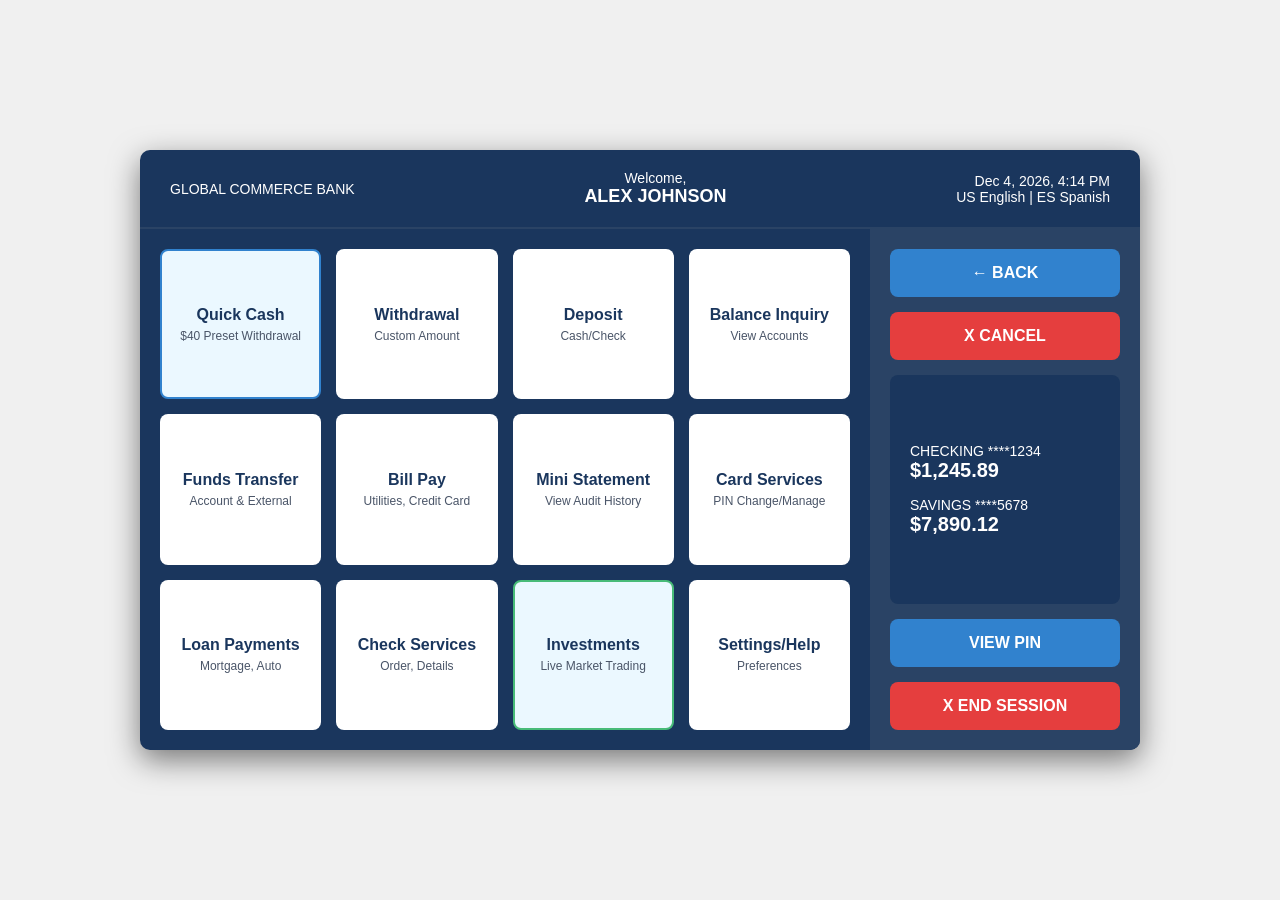
<file: index.html>
<!DOCTYPE html>
<html lang="en">
<head>
<meta charset="UTF-8">
<meta name="viewport" content="width=device-width, initial-scale=1.0">
<title>Global Commerce Bank - Advanced ATM System</title>
<link rel="stylesheet" href="style.css">
</head>
<body>
<div class="atm-container">
    <header class="atm-header">
        <div class="logo">GLOBAL COMMERCE BANK</div>
        <div class="user-info">Welcome,<br><strong>ALEX JOHNSON</strong></div>
        <div class="system-status">
            <span class="time" id="clock">10:45 AM | Oct 26, 2023</span>
            <div class="language-toggle">US English | ES Spanish</div>
        </div>
    </header>
    <div class="main-interface">
        <main class="services-grid">
            <button class="grid-btn highlight-btn" id="btn-quick-cash">Quick Cash<br><small>$40 Preset Withdrawal</small></button>
            <button class="grid-btn">Withdrawal<br><small>Custom Amount</small></button>
            <button class="grid-btn">Deposit<br><small>Cash/Check</small></button>
            <button class="grid-btn">Balance Inquiry<br><small>View Accounts</small></button>
            <button class="grid-btn">Funds Transfer<br><small>Account & External</small></button>
            <button class="grid-btn">Bill Pay<br><small>Utilities, Credit Card</small></button>
            <button class="grid-btn" id="btn-mini-statement">Mini Statement<br><small>View Audit History</small></button>
            <button class="grid-btn">Card Services<br><small>PIN Change/Manage</small></button>
            <button class="grid-btn" id="btn-loan-payment">Loan Payments<br><small>Mortgage, Auto</small></button>
            <button class="grid-btn">Check Services<br><small>Order, Details</small></button>
            <button class="grid-btn highlight-btn" onclick="openInvestments()" style="border-color: #48bb78;">Investments<br><small>Live Market Trading</small></button>
            <button class="grid-btn">Settings/Help<br><small>Preferences</small></button>
        </main>
        <aside class="side-panel">
            <button class="side-btn blue-btn">← BACK</button>
            <button class="side-btn red-btn">X CANCEL</button>
            <div class="balance-display">
                <div>CHECKING ****1234<br><strong id="checking-bal">Loading...</strong></div>
                <div style="margin-top: 15px;">SAVINGS ****5678<br><strong id="savings-bal">Loading...</strong></div>
            </div>
            <button class="side-btn blue-btn" id="btn-view-pin">VIEW PIN</button>
            <button class="side-btn red-btn" onclick="endTransaction()">X END SESSION</button>
        </aside>
    </div>
</div>

<div id="investment-modal" class="modal hidden">
    <div class="modal-content">
        <div class="modal-header">
            <h2>Live Market (Paper Trading)</h2>
            <button class="close-btn red-btn" onclick="closeInvestments()">X</button>
        </div>
        <div class="portfolio-summary">
            <p>Available Cleared Cash: <strong id="invest-cash">$0.00</strong></p>
            <p>Total Portfolio Value: <strong id="portfolio-value">$0.00</strong></p>
        </div>
        <div id="market-list" class="market-list">
            <p>Establishing secure connection to live market...</p>
        </div>
    </div>
</div>

<script src="index.js"></script>
</body>
</html>
</file>
<file: style.css>
* { box-sizing: border-box; margin: 0; padding: 0; font-family: Arial, sans-serif; }
body { background-color: #f0f0f0; display: flex; justify-content: center; align-items: center; height: 100vh; }
.atm-container { background-color: #1a365d; color: white; width: 1000px; height: 600px; display: flex; flex-direction: column; border-radius: 10px; overflow: hidden; box-shadow: 0 10px 30px rgba(0,0,0,0.5); }
.atm-header { display: flex; justify-content: space-between; align-items: center; padding: 20px 30px; border-bottom: 2px solid #2a4365; }
.logo, .user-info, .system-status { font-size: 14px; }
.user-info { text-align: center; }
.user-info strong { font-size: 18px; }
.system-status { text-align: right; }
.main-interface { display: flex; flex: 1; }
.services-grid { flex: 3; display: grid; grid-template-columns: repeat(4, 1fr); grid-template-rows: repeat(3, 1fr); gap: 15px; padding: 20px; transition: all 0.3s ease; }
.grid-btn { background-color: white; color: #1a365d; border: none; border-radius: 8px; font-size: 16px; font-weight: bold; cursor: pointer; display: flex; flex-direction: column; justify-content: center; align-items: center; transition: transform 0.1s; }
.grid-btn:active { transform: scale(0.95); }
.grid-btn small { font-size: 12px; font-weight: normal; margin-top: 5px; color: #4a5568; }
.highlight-btn { background-color: #ebf8ff; border: 2px solid #3182ce; }
.side-panel { flex: 1; background-color: #2a4365; padding: 20px; display: flex; flex-direction: column; gap: 15px; }
.side-btn { padding: 15px; border: none; border-radius: 8px; color: white; font-weight: bold; font-size: 16px; cursor: pointer; }
.blue-btn { background-color: #3182ce; }
.red-btn { background-color: #e53e3e; }
.balance-display { background-color: #1a365d; padding: 20px; border-radius: 8px; font-size: 14px; flex: 1; display: flex; flex-direction: column; justify-content: center; }
.balance-display strong { font-size: 20px; }

/* Investment Modal Styles */
.modal { position: fixed; top: 0; left: 0; width: 100%; height: 100%; background-color: rgba(0, 0, 0, 0.8); display: flex; justify-content: center; align-items: center; z-index: 1000; }
.hidden { display: none; }
.modal-content { background-color: #1a365d; color: white; width: 600px; border-radius: 10px; padding: 20px; box-shadow: 0 5px 15px rgba(0,0,0,0.5); }
.modal-header { display: flex; justify-content: space-between; align-items: center; border-bottom: 2px solid #2a4365; padding-bottom: 10px; margin-bottom: 15px; }
.close-btn { padding: 5px 15px; border: none; border-radius: 5px; color: white; cursor: pointer; font-weight: bold; }
.portfolio-summary { background-color: #2a4365; padding: 15px; border-radius: 8px; margin-bottom: 15px; display: flex; justify-content: space-between; }
.market-list { max-height: 300px; overflow-y: auto; }
.asset-card { background-color: white; color: #1a365d; padding: 15px; border-radius: 8px; margin-bottom: 10px; display: flex; justify-content: space-between; align-items: center; }
.asset-info strong { font-size: 18px; text-transform: uppercase; }
.trade-controls button { padding: 8px 12px; margin-left: 5px; border: none; border-radius: 5px; cursor: pointer; font-weight: bold; color: white; }
.btn-buy { background-color: #48bb78; }
.btn-sell { background-color: #e53e3e; }
</file>
